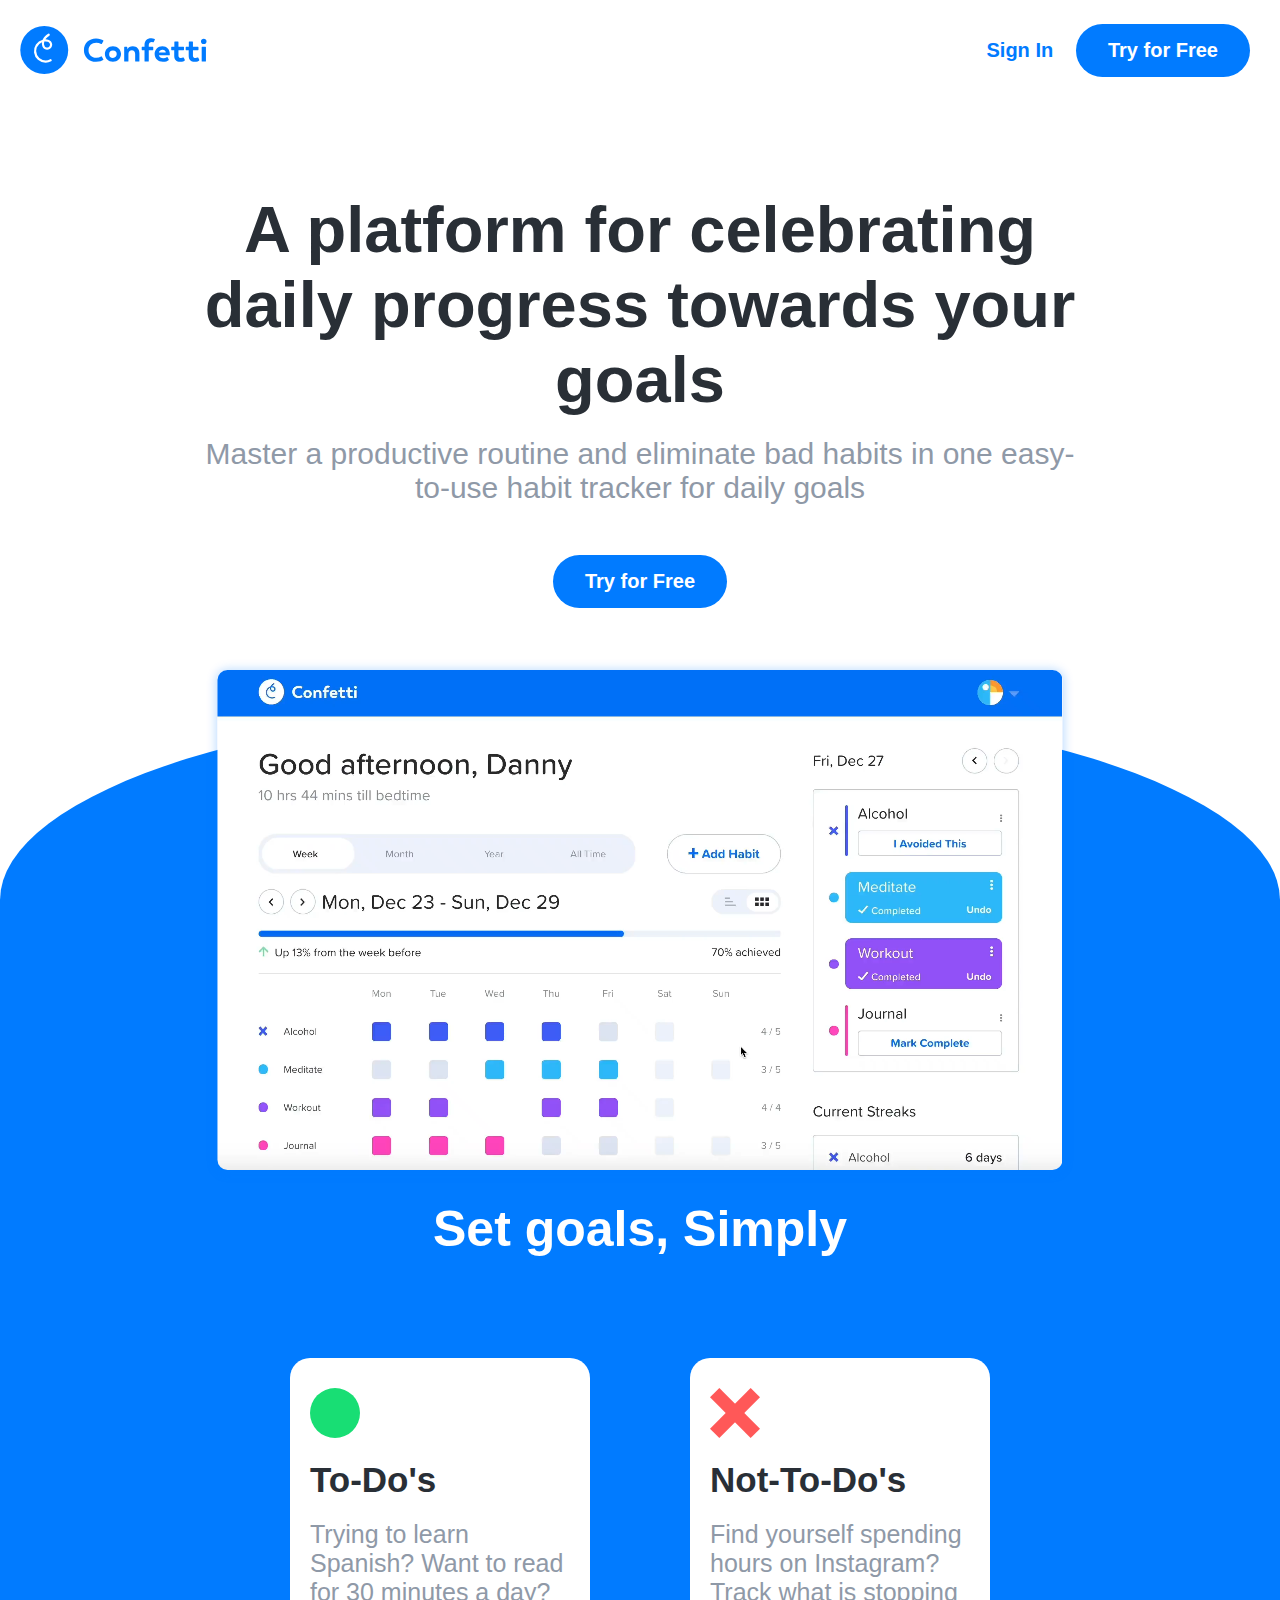
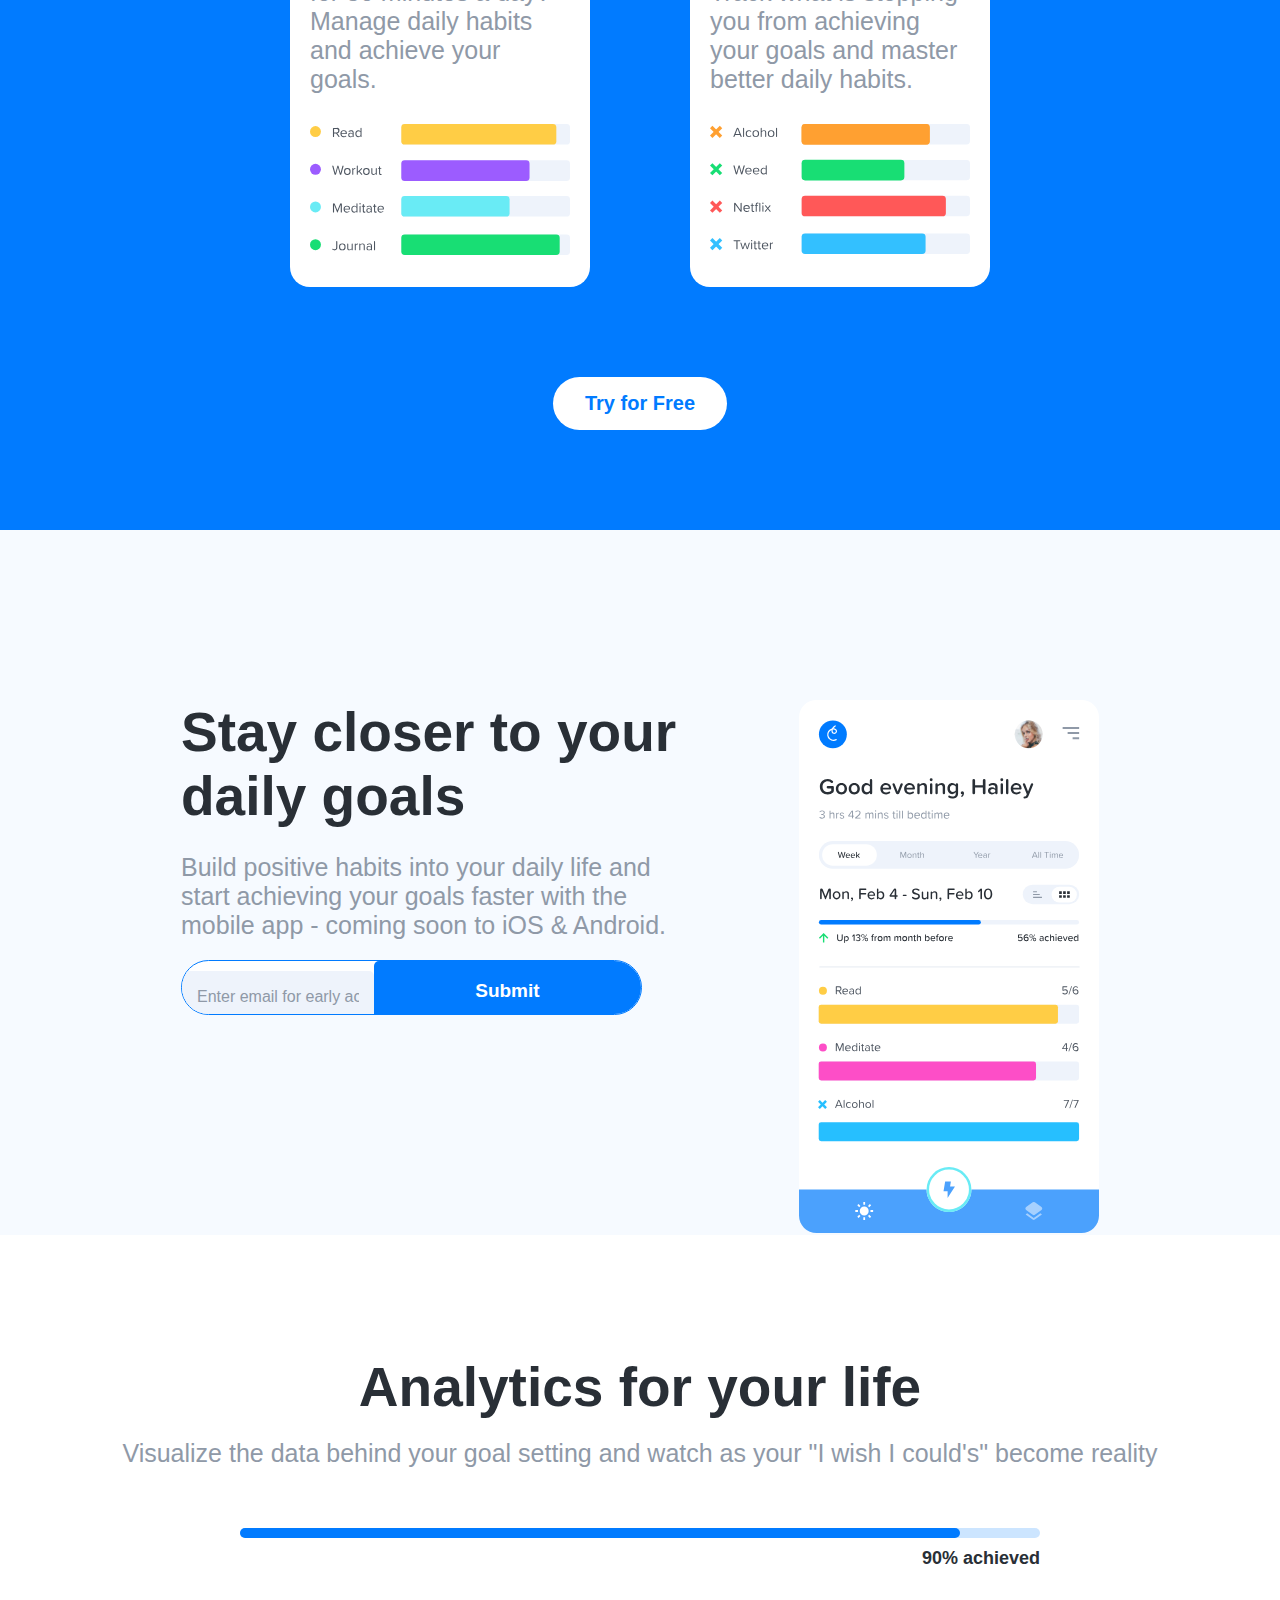
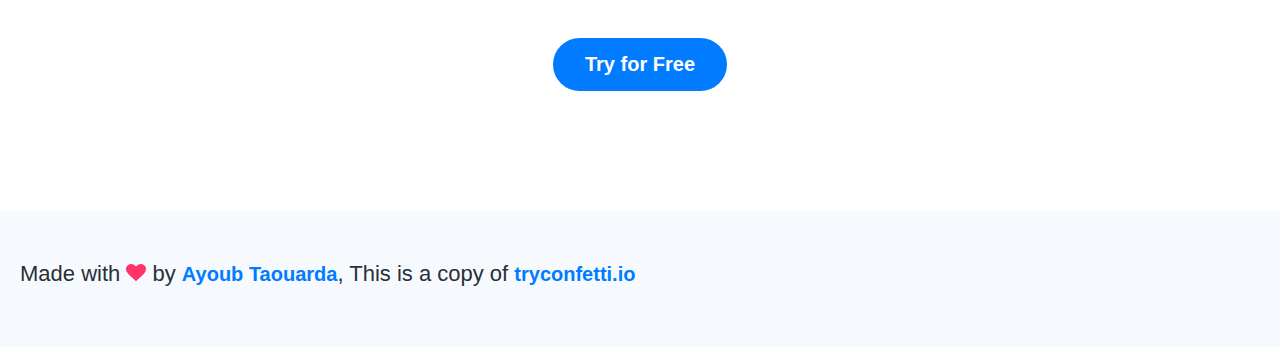
<file: index.html>
<!DOCTYPE html>
<html lang="en">
  <head>
    <meta charset="UTF-8" />
    <meta name="viewport" content="width=device-width, initial-scale=1.0" />
    <meta http-equiv="X-UA-Compatible" content="ie=edge" />
    <title>Confetti</title>
    <link rel="shortcut icon" href="/favicon.ico" type="image/x-icon">
    <link rel="stylesheet" href="font/proxima-soft/stylesheet.css" />
    <link rel="stylesheet" href="css/main.css" />
  </head>
  <body>
    <header>
      <img src="assets/logo.svg" alt="Confetti" class="logo" />
      <div class="cab">
        <a href="signin.html">Sign In</a>
        <a href="signup.html" class="btn-fill">Try for Free</a>
      </div>
    </header>
    <div class="hero-container">
      <div class="hero">
        <h1>A platform for celebrating daily progress towards your goals</h1>
        <p>
          Master a productive routine and eliminate bad habits in one
          easy-to-use habit tracker for daily goals
        </p>
        <a href="signup.html" class="btn-fill btn-elevate">Try for Free</a>
      </div>

      <video autoplay loop>
        <source src="assets/hero-video.mp4" type="video/mp4" />
      </video>
    </div>

    <div class="goals">
      <h2>Set goals, Simply</h2>
      <div class="cards">
        <div class="card">
          <img src="assets/green-circle.svg" class="icon" alt="circle" />
          <h3>To-Do's</h3>
          <p>
            Trying to learn Spanish? Want to read for 30 minutes a day? Manage
            daily habits and achieve your goals.
          </p>
          <img src="assets/progress1.svg" alt="progress" class="progress" />
        </div>
        <div class="card">
          <img src="assets/cross.svg" class="icon" alt="cross" />
          <h3>Not-To-Do's</h3>
          <p>
            Find yourself spending hours on Instagram? Track what is stopping
            you from achieving your goals and master better daily habits.
          </p>
          <img src="assets/progress2.svg" alt="progress" class="progress" />
        </div>
      </div>
      <a href="signup.html" class="btn-fill btn-reverse">Try for Free</a>
    </div>

    <div class="newsletter">
      <div class="left">
        <h2>Stay closer to your daily goals</h2>
        <p>
          Build positive habits into your daily life and start achieving your
          goals faster with the mobile app - coming soon to iOS & Android.
        </p>
        <form>
          <input type="email" placeholder="Enter email for early access" />
          <button type="submit">Submit</button>
        </form>
      </div>
      <div class="right">
        <img src="assets/newsletter.svg" alt="newsletter" />
      </div>
    </div>

    <div class="analytics">
      <h2>Analytics for your life</h2>
      <p>Visualize the data behind your goal setting and watch as your "I wish I could's" become reality</p>
      <div class="slider"></div>
      <a href="signup.html" class="btn-fill btn-elevate">Try for Free</a>
    </div>

    <div class="footer">
      <h2>Made with <img src="assets/heart.svg" alt="heart"> by <a href="https://ayoubtaouarda.netlify.com">Ayoub Taouarda</a>, This is a copy of <a href="https://tryconfetti.io/" target="blank">tryconfetti.io</a></h2>
    </div>
  </body>
</html>
</file>
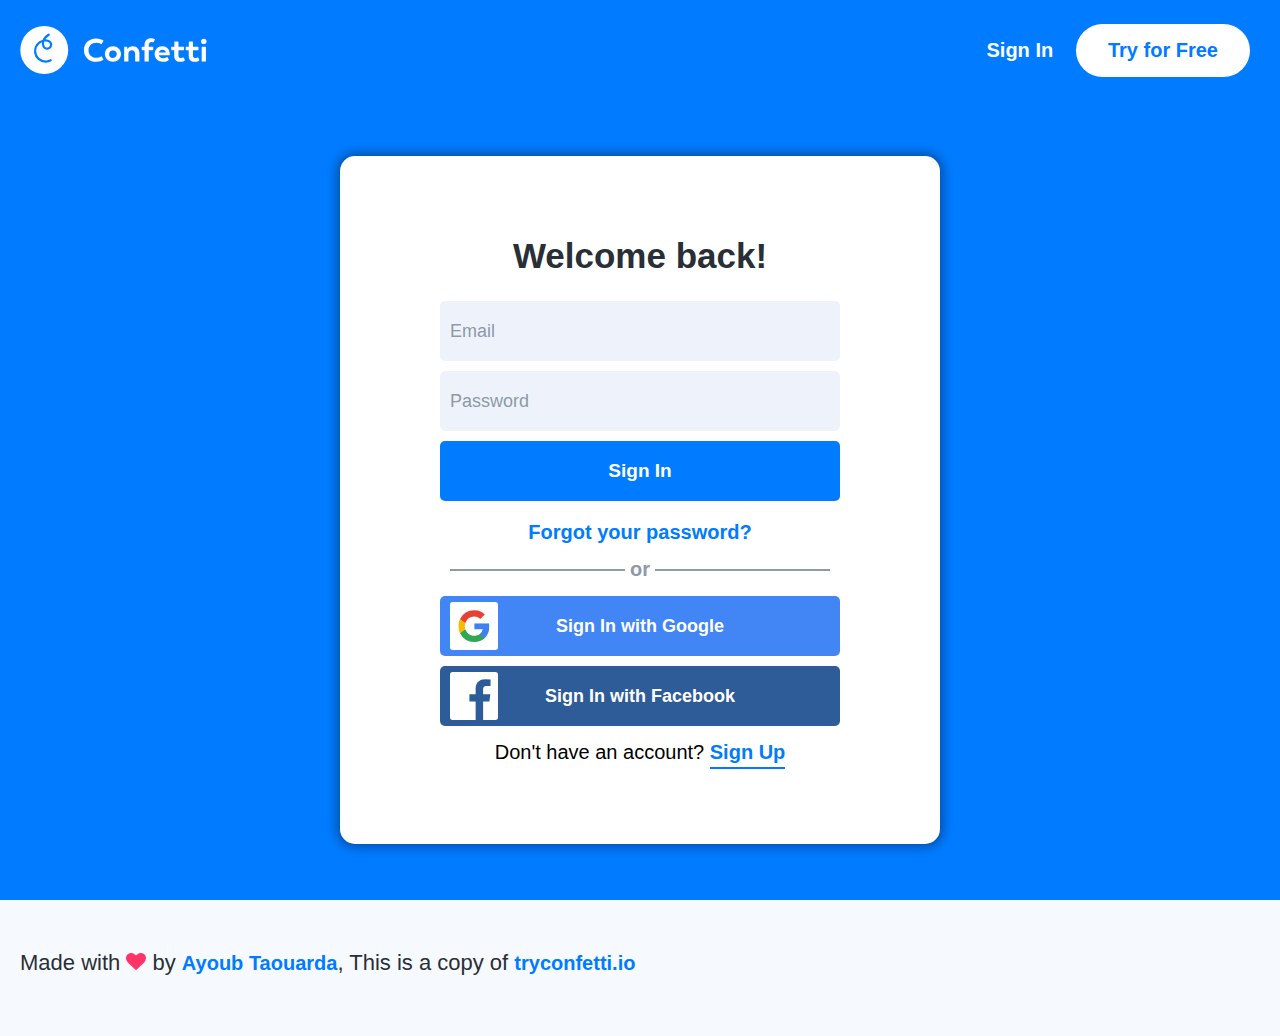
<file: signin.html>
<!DOCTYPE html>
<html lang="en">
  <head>
    <meta charset="UTF-8" />
    <meta name="viewport" content="width=device-width, initial-scale=1.0" />
    <meta http-equiv="X-UA-Compatible" content="ie=edge" />
    <title>Confetti - Sign In</title>
    <link rel="stylesheet" href="font/proxima-soft/stylesheet.css" />
    <link rel="stylesheet" href="css/main.css" />
  </head>
  <body>
    <header class="header-reverse">
      <img src="assets/logo-white.svg" alt="Confetti" class="logo" />
      <div class="cab">
        <a href="signin.html">Sign In</a>
        <a href="signup.html" class="btn-fill btn-reverse">Try for Free</a>
      </div>
    </header>

    <div class="form-container">
      <form>
        <h2>Welcome back!</h2>
        <input type="email" placeholder="Email" name="email" id="email">
        <input type="password" placeholder="Password" name="password" id="password">
        <button type="submit">Sign In</button>
        <a href="#">Forgot your password?</a>
        <div class="or"></div>
        <button class="alternative alternative-google">
          <img src="assets/google.svg" alt="">
          Sign In with Google
        </button>
        <button class="alternative alternative-facebook">
          <img src="assets/facebook.svg" alt="">
          Sign In with Facebook
        </button>

        <p>
          Don't have an account? <a href="signup.html" class="link-underlined">Sign Up</a>
        </p>
      </form>
    </div>

    <div class="footer">
      <h2>
        Made with <img src="assets/heart.svg" alt="heart" /> by
        <a href="https://ayoubtaouarda.netlify.com">Ayoub Taouarda</a>, This is
        a copy of
        <a href="https://tryconfetti.io/" target="blank">tryconfetti.io</a>
      </h2>
    </div>
  </body>
</html>
</file>
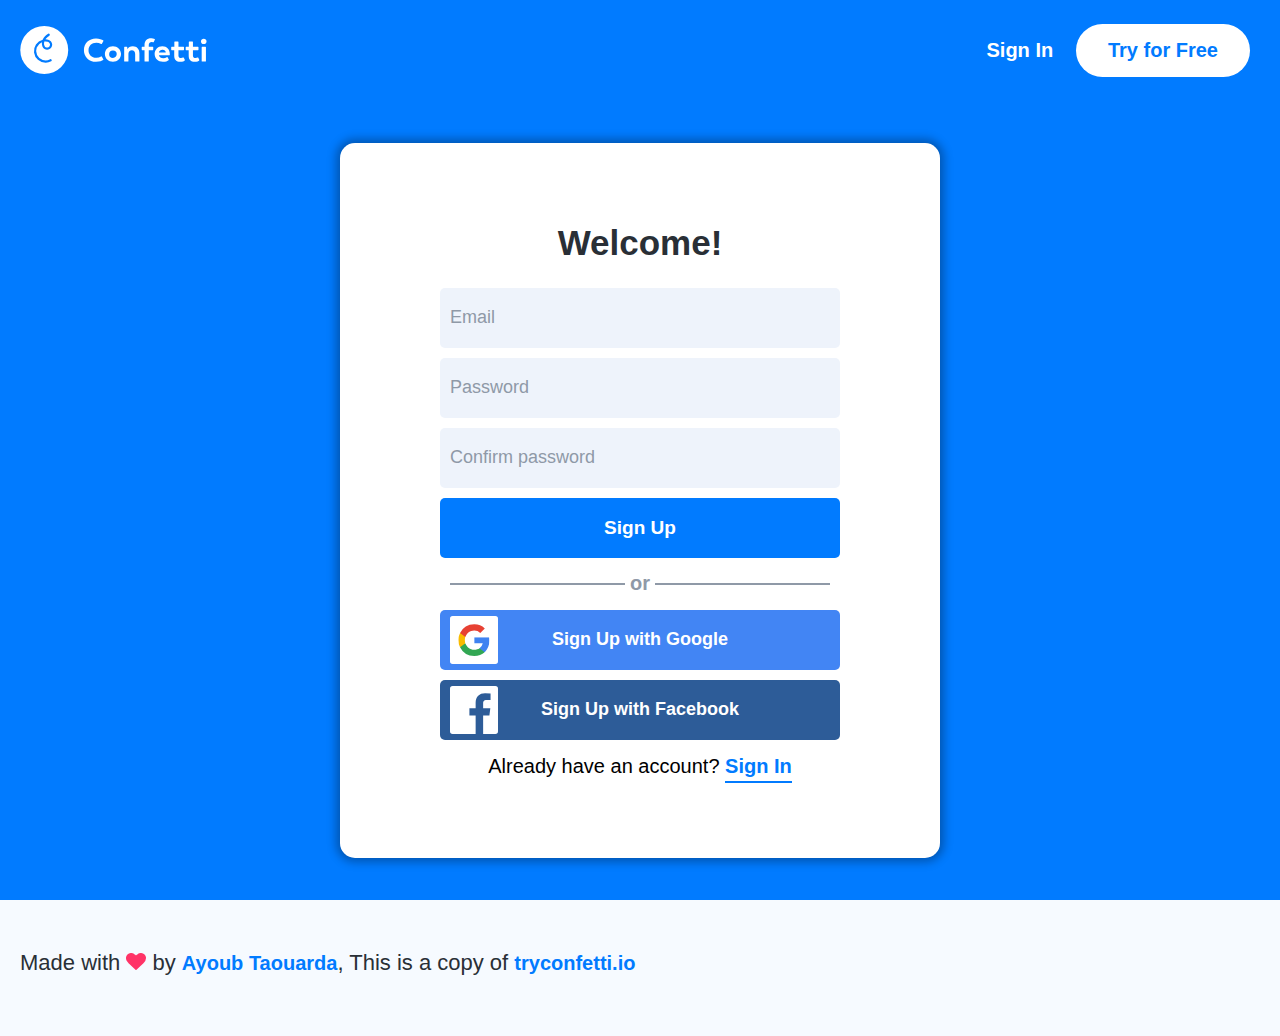
<file: signup.html>
<!DOCTYPE html>
<html lang="en">
  <head>
    <meta charset="UTF-8" />
    <meta name="viewport" content="width=device-width, initial-scale=1.0" />
    <meta http-equiv="X-UA-Compatible" content="ie=edge" />
    <title>Confetti - Sign In</title>
    <link rel="stylesheet" href="font/proxima-soft/stylesheet.css" />
    <link rel="stylesheet" href="css/main.css" />
  </head>

  <body>
    <header class="header-reverse">
      <img src="assets/logo-white.svg" alt="Confetti" class="logo" />
      <div class="cab">
        <a href="signin.html">Sign In</a>
        <a href="signup.html" class="btn-fill btn-reverse">Try for Free</a>
      </div>
    </header>

    <div class="form-container">
      <form>
        <h2>Welcome!</h2>
        <input type="email" placeholder="Email" name="email" id="email" />
        <input
          type="password"
          placeholder="Password"
          name="password"
          id="password"
        />
        <input
          type="password"
          placeholder="Confirm password"
          name="password"
          id="password"
        />
        <button type="submit">Sign Up</button>
        <div class="or"></div>
        <button class="alternative alternative-google">
          <img src="assets/google.svg" alt="" />
          Sign Up with Google
        </button>
        <button class="alternative alternative-facebook">
          <img src="assets/facebook.svg" alt="" />
          Sign Up with Facebook
        </button>

        <p>
          Already have an account?
          <a href="signin.html" class="link-underlined">Sign In</a>
        </p>
      </form>
    </div>

    <div class="footer">
      <h2>
        Made with <img src="assets/heart.svg" alt="heart" /> by
        <a href="https://ayoubtaouarda.netlify.com">Ayoub Taouarda</a>, This is
        a copy of
        <a href="https://tryconfetti.io/" target="blank">tryconfetti.io</a>
      </h2>
    </div>
  </body>
</html>
</file>
<file: font/proxima-soft/stylesheet.css>
/* The proxima soft font */

@font-face {
  font-family: "proxima_soft";
  src: url("//db.onlinewebfonts.com/t/f1448054f14757d284c064b271c00cc6.eot");
  src: url("//db.onlinewebfonts.com/t/f1448054f14757d284c064b271c00cc6.eot?#iefix")
      format("embedded-opentype"),
    url("//db.onlinewebfonts.com/t/f1448054f14757d284c064b271c00cc6.woff2")
      format("woff2"),
    url("//db.onlinewebfonts.com/t/f1448054f14757d284c064b271c00cc6.woff")
      format("woff"),
    url("//db.onlinewebfonts.com/t/f1448054f14757d284c064b271c00cc6.ttf")
      format("truetype"),
    url("//db.onlinewebfonts.com/t/f1448054f14757d284c064b271c00cc6.svg#ProximaNovaSoftW03-Regular")
      format("svg");
  font-weight: 400;
  font-style: normal;
}

@font-face {
  font-family: "proxima_soft";
  src: url("//db.onlinewebfonts.com/t/7ad138835c0cf9f05a9f0ab343247612.eot");
  src: url("//db.onlinewebfonts.com/t/7ad138835c0cf9f05a9f0ab343247612.eot?#iefix")
      format("embedded-opentype"),
    url("//db.onlinewebfonts.com/t/7ad138835c0cf9f05a9f0ab343247612.woff2")
      format("woff2"),
    url("//db.onlinewebfonts.com/t/7ad138835c0cf9f05a9f0ab343247612.woff")
      format("woff"),
    url("//db.onlinewebfonts.com/t/7ad138835c0cf9f05a9f0ab343247612.ttf")
      format("truetype"),
    url("//db.onlinewebfonts.com/t/7ad138835c0cf9f05a9f0ab343247612.svg#ProximaNovaSoftW03-Bold")
      format("svg");
  font-weight: bold;
  font-style: normal;
}
</file>
<file: css/main.css>
:root {
  --primary-dark: #0054af;
  --primary: #017bff;
  --text-primary: #292f36;
  --text-secondary: #8f99a7;
}

* {
  box-sizing: border-box;
  padding: 0;
  margin: 0;
  outline: none;
}

html {
  font-size: 62.5%;
  font-family: "proxima_soft", Arial, Helvetica, sans-serif;
}

html,
body {
  width: 100%;
  overflow-x: hidden;
  min-height: 100vh;
}

@media only screen and (max-width: 900px) {
  html {
    font-size: 56%;
  }
}
@media only screen and (max-width: 500px) {
  html {
    font-size: 50%;
  }
}

::-webkit-scrollbar-track {
  display: none;
}

::-webkit-scrollbar {
  width: 7px;
}

::-webkit-scrollbar-thumb {
  background-color: var(--primary);
}

/* -----General----- */

a {
  text-decoration: none;
  color: var(--primary);
  font-weight: bold;
  font-size: 2rem;
  transition: 0.3s;
  margin: 0 1rem;
  display: inline-block;
  user-select: none;
}

a:hover {
  color: var(--primary-dark);
}

.link-underlined {
  margin: 0;
  position: relative;
}

.link-underlined::after {
  content: "";
  width: 100%;
  height: 2px;
  background-color: var(--primary);
  position: absolute;
  bottom: -0.5rem;
  left: 0;
}

.btn-fill {
  padding: 1.5rem 3.2rem;
  background-color: var(--primary);
  color: white;
  border-radius: 4rem;
  white-space: nowrap;
}

.btn-fill:hover {
  color: white;
  background-color: var(--primary-dark);
}

.btn-elevate:hover {
  box-shadow: 0 3px 10px 2px rgba(1, 123, 255, 0.25);
  transform: translateY(-3px);
}

.btn-reverse {
  background-color: white;
  color: var(--primary);
}

.btn-reverse:hover {
  background-color: white;
  color: var(--primary-dark);
  box-shadow: 0 3px 10px 2px rgba(0, 0, 0, 0.25);
  transform: translateY(-3px);
}

/* -----Header----- */

header {
  display: flex;
  justify-content: space-between;
  align-items: center;
  height: 10rem;
  padding: 2rem;
}

header .logo {
  height: 80%;
}

@media only screen and (max-width: 500px) {
  header .logo {
    height: 50%;
  }

  header a {
    font-size: 1.8rem;
    margin: 0 0.5rem;
  }
}

header.header-reverse {
  background-color: var(--primary);
}

.header-reverse a:not(.btn-fill) {
  color: white;
}

/* -----Hero----- */

.hero-container {
  height: 60rem;
  width: 100vw;
  display: flex;
  align-items: center;
  justify-content: center;
  position: relative;
  overflow: visible;
}

.hero {
  width: 900px;
  max-width: 95%;
  text-align: center;
}

.hero h1 {
  color: var(--text-primary);
  font-weight: 700;
  font-size: 6.5rem;
  margin-bottom: 2rem;
}

.hero p {
  color: var(--text-secondary);
  font-weight: 400;
  font-size: 3rem;
  margin-bottom: 5rem;
}

.hero-container video {
  position: absolute;
  top: 95%;
  left: 50%;
  transform: translateX(-50%);
  height: 50rem;
  border-radius: 10px;
  box-shadow: 0 1px 10px 2px rgba(1, 123, 255, 0.25);
}

.hero-container::after {
  content: "";
  position: absolute;
  width: 100vw;
  height: 40rem;
  z-index: -1;
  background-color: var(--primary);
  top: 100%;
  border-radius: 50%;
}

@media only screen and (max-width: 900px) {
  .hero p {
    font-size: 2.2rem;
  }
  .hero h1 {
    font-size: 4.5rem;
  }
  .hero-container video {
    height: 30rem;
  }
}

@media only screen and (max-width: 500px) {
  .hero-container video {
    height: 22rem;
  }
  .hero-container::after {
    height: 30rem;
  }
}

/* -----Goals----- */

.goals {
  padding: 30rem 2rem 10rem 2rem;
  background-color: var(--primary);
  margin-top: 20rem;
  text-align: center;
}

.goals h2 {
  color: white;
  text-align: center;
  font-size: 5rem;
  margin-bottom: 8rem;
}

.goals .cards {
  display: flex;
  justify-content: space-around;
  margin: 0 auto;
  margin-bottom: 7rem;
  width: 80rem;
  max-width: 95%;
  flex-wrap: wrap;
}

.goals .card {
  width: 30rem;
  border-radius: 20px;
  background-color: white;
  padding: 3rem 2rem;
  margin: 2rem;
  text-align: left;
}

.goals .card .icon {
  margin-bottom: 2rem;
  width: 5rem;
}

.goals .card h3 {
  font-size: 3.5rem;
  color: var(--text-primary);
  margin-bottom: 2rem;
}

.goals .card p {
  font-size: 2.5rem;
  color: var(--text-secondary);
  margin-bottom: 3rem;
}

.goals .card .progress {
  width: 100%;
}

@media only screen and (max-width: 900px) {
  .goals {
    padding-top: 12rem;
  }
}

@media only screen and (max-width: 500px) {
  .goals {
    padding-top: 5rem;
    margin-top: 15rem;
  }
  .goals .card {
    width: 40rem;
    padding: 4rem 3.5rem;
  }
}

/* -----Newsletter----- */
.newsletter {
  padding: 0 10vw;
  padding-top: 15rem;
  display: flex;
  justify-content: space-around;
  background-color: rgba(1, 124, 255, 0.037);
  flex-wrap: wrap;
}

.newsletter img {
  width: 30rem;
  margin-top: 2rem;
}

.newsletter .left {
  margin-top: 2rem;
  width: 50%;
  min-width: 450px;
}
.newsletter h2 {
  font-size: 5.5rem;
  color: var(--text-primary);
  margin-bottom: 2.5rem;
}

.newsletter p {
  font-size: 2.5rem;
  color: var(--text-secondary);
  margin-bottom: 2rem;
}

.newsletter form {
  width: 90%;
  height: 55px;
  background-color: white;
  border: 1px solid var(--primary);
  border-radius: 50px;
  overflow: hidden;
  display: flex;
  justify-content: space-between;
}

.newsletter input {
  background-color: none;
  border: none;
  height: 100%;
  width: calc(100% - 15rem);
  padding: 0 15px;
  font-size: 1.6rem;
  color: var(--text-primary);
}

.newsletter input::placeholder {
  color: var(--text-secondary);
  font-size: 1.6rem;
  font-family: inherit;
}

.newsletter button {
  border: none;
  background-color: var(--primary);
  color: white;
  font-weight: 700;
  font-size: 1.6rem;
  width: 15rem;
  cursor: pointer;
}

@media only screen and (max-width: 500px) {
  .newsletter .left {
    min-width: 250px;
    width: calc(100% - 1rem);
  }
  .newsletter button {
    width: 10rem;
  }
  .newsletter input {
    width: calc(100% - 10rem);
  }
  .newsletter form {
    height: 40px;
  }
  .newsletter {
    padding: 0 1rem;
  }
}

/* -----Analytics----- */

.analytics {
  padding: 12rem 1rem;
  text-align: center;
}

.analytics h2 {
  font-size: 5.5rem;
  color: var(--text-primary);
  margin-bottom: 2rem;
}

.analytics p {
  font-size: 2.5rem;
  color: var(--text-secondary);
}

.slider {
  position: relative;
  margin: 6rem auto 10rem auto;
  width: 95%;
  max-width: 800px;
  height: 10px;
  background-color: rgba(1, 124, 255, 0.2);
  border-radius: 20px;
}

.slider::before {
  content: "";
  position: absolute;
  top: 0;
  left: 0;
  height: 100%;
  width: 90%;
  background-color: var(--primary);
  border-radius: 20px;
}

.slider::after {
  content: "90% achieved";
  position: absolute;
  top: 200%;
  right: 0;
  color: var(--text-primary);
  font-weight: bold;
  font-size: 1.8rem;
}

/* -----Footer----- */
.footer {
  padding: 5rem 2rem;
  background-color: rgba(1, 124, 255, 0.037);
}

.footer h2 {
  font-weight: 400;
  font-size: 2.2rem;
  color: var(--text-primary);
  padding-bottom: 1rem;
}

.footer a {
  margin: 0;
}

/* -----Form----- */

.form-container {
  position: relative;
  min-height: calc(100vh - 10rem);
  background-color: var(--primary);
  display: flex;
  justify-content: center;
  align-items: center;
}

.form-container form {
  width: 80%;
  max-width: 600px;
  padding: 8rem 10rem;
  background-color: white;
  box-shadow: 0 0 10px 4px rgba(0, 0, 0, 0.3);
  border-radius: 15px;
  text-align: center;
}

form h2 {
  color: var(--text-primary);
  font-size: 3.5rem;
  margin-bottom: 2.5rem;
}

form input {
  border: none;
  background-color: #eef3fb;
  font-family: inherit;
  padding: 0 1rem;
  height: 6rem;
  width: 100%;
  display: block;
  margin: 1rem 0;
  font-size: 1.8rem;
  border-radius: 5px;
}

form input:focus {
  background: white;
  border: 1px solid var(--primary);
} 

form input::placeholder {
  color: var(--text-secondary);
}

form button[type="submit"] {
  width: 100%;
  height: 6rem;
  display: block;
  border: none;
  border-radius: 5px;
  background-color: var(--primary);
  color: white;
  font-size: 1.9rem;
  font-weight: 700;
  cursor: pointer;
  margin-bottom: 2rem;
}

form .or {
  width: 95%;
  height: 2px;
  background-color: var(--text-secondary);
  text-align: center;
  margin: 2.5rem auto;
}

form .or::after {
  content: "or";
  width: 30px;
  background-color: white;
  color: var(--text-secondary);
  font-size: 2rem;
  font-weight: bold;
  display: inline-block;
  transform: translateY(-50%);
}

form .alternative {
  width: 100%;
  display: block;
  margin: 1rem 0;
  height: 6rem;
  font-size: 1.8rem;
  color: white;
  font-weight: bold;
  position: relative;
  border: none;
  border-radius: 5px;
  cursor: pointer;
}

form .alternative img {
  position: absolute;
  left: 1rem;
  top: 50%;
  height: 80%;
  transform: translateY(-50%);
}

form .alternative-google {
  background-color: #4285f4;
}

form .alternative-facebook {
  background-color: #2d5c98;
}

form p {
  margin-top: 1.5rem;
  font-size: 2rem;
}

@media only screen and (max-width: 700px) {
  .form-container form {
    width: 100%;
    max-width: 100%;
    border-radius: 0;
  }
  .form-container {
    min-height: auto;
  }
}
</file>
